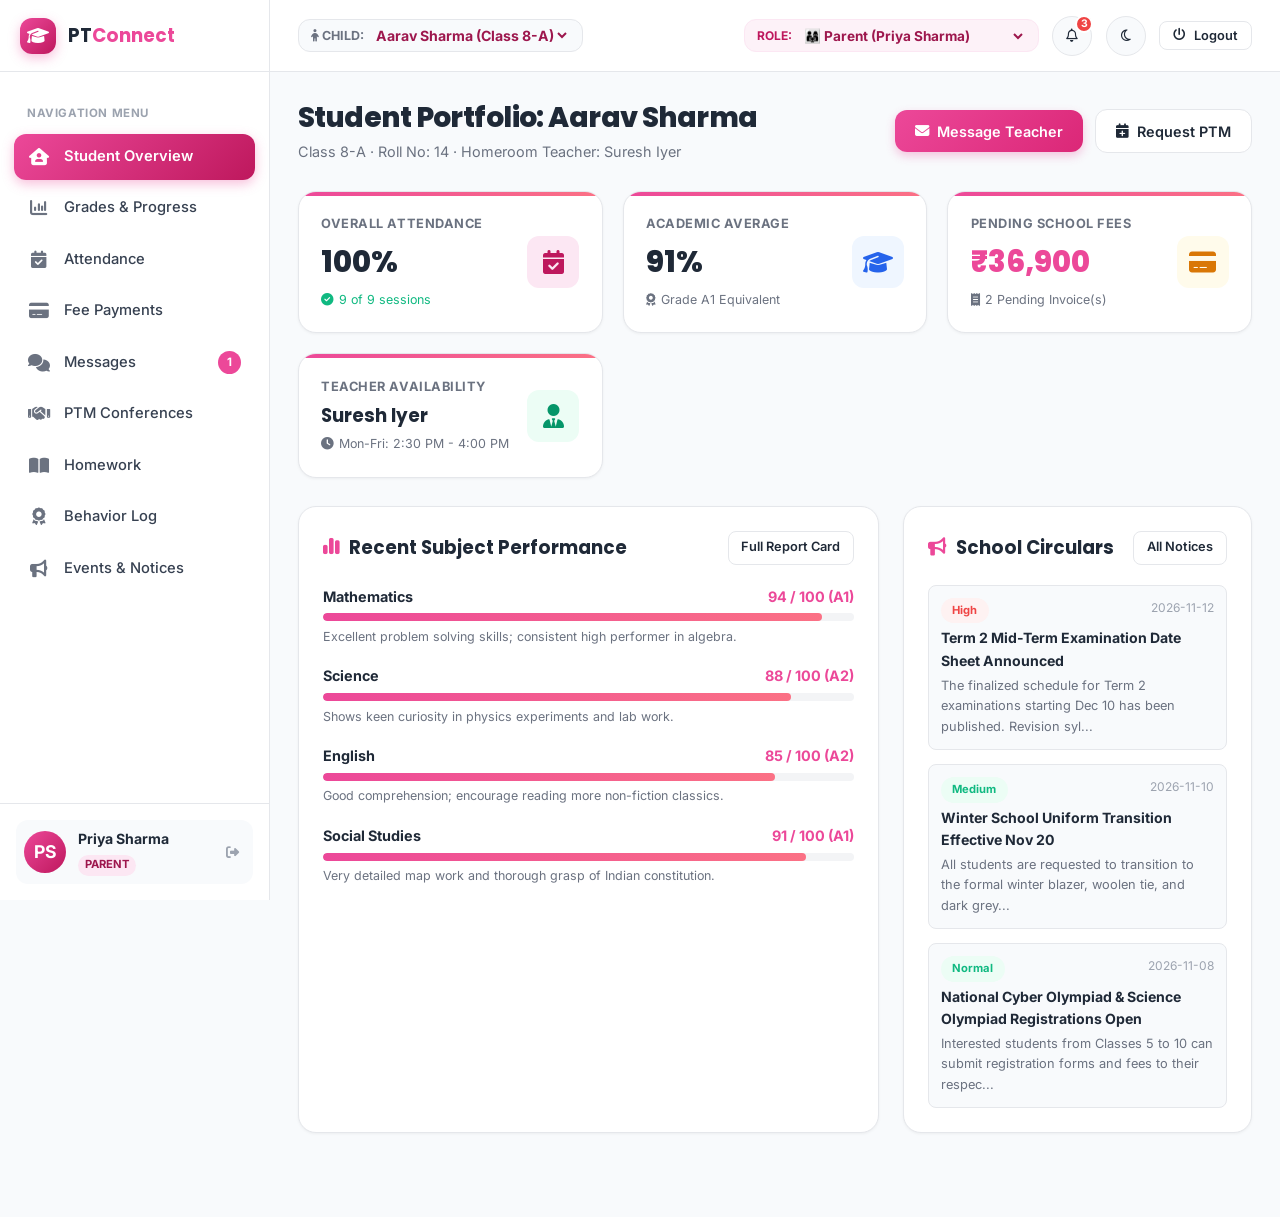
<file: dashboard.html>
<!DOCTYPE html>
<html lang="en">
<head>
  <meta charset="UTF-8">
  <meta name="viewport" content="width=device-width, initial-scale=1.0">
  <title>ParentTeacher Connect – Dashboard Shell</title>
  <!-- FontAwesome 6 Icons -->
  <link rel="stylesheet" href="https://cdnjs.cloudflare.com/ajax/libs/font-awesome/6.5.1/css/all.min.css" integrity="sha512-DTOQO9RWCH3ppGqcWaEA1BIZOC6xxalwEsw9c2QQeAIftl+Vegovlnee1c9QX4TctnWMn13TZye+giMm8e2LwA==" crossorigin="anonymous" referrerpolicy="no-referrer" />
  <!-- Stylesheet -->
  <link rel="stylesheet" href="style.css">
</head>
<body>
  <div class="dashboard-layout">
    <!-- Left Navigation Sidebar -->
    <aside class="dash-sidebar" id="dash-sidebar">
      <div class="dash-sidebar-header">
        <a href="index.html" class="brand-link" style="font-size:1.15rem;">
          <div class="brand-icon-box" style="width:36px; height:36px; font-size:1.1rem;">
            <i class="fa-solid fa-graduation-cap"></i>
          </div>
          <div>PT<span class="highlight">Connect</span></div>
        </a>
        <button class="dash-sidebar-close" id="dash-sidebar-close" aria-label="Close Navigation">
          <i class="fa-solid fa-xmark"></i>
        </button>
      </div>

      <!-- Navigation links dynamically shown/hidden by role -->
      <nav class="dash-nav" id="dash-sidebar-nav">
        <!-- Injected dynamically based on role -->
      </nav>

      <div class="dash-sidebar-footer">
        <div class="dash-user-card">
          <div class="dash-user-avatar" id="sidebar-user-avatar">PS</div>
          <div class="dash-user-info">
            <div class="dash-user-name" id="sidebar-user-name">Priya Sharma</div>
            <span class="dash-user-role-badge" id="sidebar-user-role">Parent</span>
          </div>
          <button id="sidebar-logout-btn" title="Sign Out" style="color:var(--text-light); padding:0.4rem;">
            <i class="fa-solid fa-right-from-bracket"></i>
          </button>
        </div>
      </div>
    </aside>

    <!-- Main View Area -->
    <main class="dash-main">
      <!-- Top Navigation Header -->
      <header class="dash-topbar">
        <div class="dash-topbar-left">
          <button class="sidebar-toggle-btn" id="dash-sidebar-toggle" aria-label="Toggle navigation">
            <i class="fa-solid fa-bars"></i>
          </button>

          <!-- Parent-Specific Child Selector (if parent has multiple children) -->
          <div class="child-selector-box" id="parent-child-selector-box" style="display:none;">
            <label for="child-select-dropdown"><i class="fa-solid fa-child"></i> Child:</label>
            <select id="child-select-dropdown" class="child-select">
              <!-- Dynamically populated -->
            </select>
          </div>

          <div style="font-weight:700; font-size:1rem; display:none;" id="teacher-class-label">
            <i class="fa-solid fa-chalkboard"></i> <span id="teacher-class-text">Class 8-A</span>
          </div>
        </div>

        <div class="dash-topbar-right">
          <!-- 1-Click Role Switcher for seamless grading & testing -->
          <div class="role-switcher-pill" title="Switch User Role to test permissions">
            <label for="header-role-select" style="font-size:0.75rem; font-weight:700; text-transform:uppercase; color:var(--primary-dark);">Role:</label>
            <select id="header-role-select">
              <option value="parent">👨‍👩‍👧 Parent (Priya Sharma)</option>
              <option value="teacher">👨‍🏫 Teacher (Suresh Iyer)</option>
              <option value="admin">🎓 Admin (Dr. Rameshwar Rao)</option>
            </select>
          </div>

          <!-- Notification Bell with unread counter -->
          <button class="icon-btn" id="dash-notif-btn" title="Notifications">
            <i class="fa-regular fa-bell"></i>
            <span class="icon-badge" id="dash-notif-badge">3</span>
          </button>

          <!-- Dark Mode Toggle -->
          <button class="icon-btn" id="dash-theme-btn" title="Toggle Dark/Light Mode">
            <i class="fa-regular fa-moon" id="dash-theme-icon"></i>
          </button>

          <!-- Logout Button -->
          <button class="btn btn-sm btn-secondary" id="dash-top-logout-btn">
            <i class="fa-solid fa-power-off"></i> Logout
          </button>
        </div>
      </header>

      <!-- Content Container -->
      <div class="dash-content" id="dash-content-outlet">
        <!-- Rendered dynamically by script.js based on role and active route -->
      </div>
    </main>
  </div>

  <!-- Toast Notification Container -->
  <div class="toast-container" id="toast-container"></div>

  <!-- ==================== DASHBOARD MODALS ==================== -->

  <!-- Modal: Compose Message -->
  <div class="modal-overlay" id="compose-modal">
    <div class="modal-box">
      <div class="modal-header">
        <h3 class="modal-title"><i class="fa-solid fa-pen-to-square" style="color:var(--primary);"></i> Compose Direct Message</h3>
        <button class="modal-close-btn" data-close-modal="compose-modal">&times;</button>
      </div>
      <form id="compose-form">
        <div class="modal-body">
          <div class="form-group">
            <label for="compose-receiver">Recipient *</label>
            <select id="compose-receiver" class="form-control" required>
              <!-- Populated dynamically -->
            </select>
          </div>

          <div class="form-group">
            <label for="compose-subject">Subject *</label>
            <input type="text" id="compose-subject" class="form-control" placeholder="e.g. Leave application for upcoming test days" required>
          </div>

          <div class="form-group">
            <label for="compose-body">Message Body *</label>
            <textarea id="compose-body" class="form-control" rows="5" placeholder="Write your message here..." required></textarea>
          </div>
        </div>

        <div class="modal-footer">
          <button type="button" class="btn btn-secondary" data-close-modal="compose-modal">Cancel</button>
          <button type="submit" class="btn btn-primary"><i class="fa-solid fa-paper-plane"></i> Send Message</button>
        </div>
      </form>
    </div>
  </div>

  <!-- Modal: Read Message Details -->
  <div class="modal-overlay" id="read-msg-modal">
    <div class="modal-box">
      <div class="modal-header">
        <h3 class="modal-title"><i class="fa-solid fa-envelope-open-text" style="color:var(--primary);"></i> Message Details</h3>
        <button class="modal-close-btn" data-close-modal="read-msg-modal">&times;</button>
      </div>
      <div class="modal-body" id="read-msg-body">
        <!-- Rendered dynamically -->
      </div>
      <div class="modal-footer">
        <button type="button" class="btn btn-secondary" data-close-modal="read-msg-modal">Close</button>
        <button type="button" class="btn btn-primary" id="reply-msg-btn"><i class="fa-solid fa-reply"></i> Reply</button>
      </div>
    </div>
  </div>

  <!-- Modal: Schedule Meeting (PTM) -->
  <div class="modal-overlay" id="meeting-modal">
    <div class="modal-box">
      <div class="modal-header">
        <h3 class="modal-title"><i class="fa-solid fa-calendar-plus" style="color:var(--primary);"></i> Request Parent-Teacher Conference</h3>
        <button class="modal-close-btn" data-close-modal="meeting-modal">&times;</button>
      </div>
      <form id="meeting-form">
        <div class="modal-body">
          <div class="form-group" id="meeting-target-group">
            <label for="meeting-target-select">Select Teacher *</label>
            <select id="meeting-target-select" class="form-control" required>
              <!-- Injected dynamically -->
            </select>
          </div>

          <div class="form-row">
            <div class="form-group">
              <label for="meeting-date">Proposed Date *</label>
              <input type="date" id="meeting-date" class="form-control" required>
            </div>
            <div class="form-group">
              <label for="meeting-time">Proposed Time Slot *</label>
              <select id="meeting-time" class="form-control" required>
                <option value="02:30 PM">02:30 PM - 03:00 PM</option>
                <option value="03:00 PM">03:00 PM - 03:30 PM</option>
                <option value="03:30 PM">03:30 PM - 04:00 PM</option>
                <option value="04:00 PM">04:00 PM - 04:30 PM</option>
              </select>
            </div>
          </div>

          <div class="form-group">
            <label for="meeting-agenda">Meeting Agenda & Topics to Discuss *</label>
            <textarea id="meeting-agenda" class="form-control" rows="3" placeholder="e.g. Discuss Term 1 exam performance and Olympiad preparation" required></textarea>
          </div>
        </div>

        <div class="modal-footer">
          <button type="button" class="btn btn-secondary" data-close-modal="meeting-modal">Cancel</button>
          <button type="submit" class="btn btn-primary"><i class="fa-solid fa-check"></i> Book Meeting Slot</button>
        </div>
      </form>
    </div>
  </div>

  <!-- Modal: Pay School Fee -->
  <div class="modal-overlay" id="pay-fee-modal">
    <div class="modal-box">
      <div class="modal-header">
        <h3 class="modal-title"><i class="fa-solid fa-credit-card" style="color:var(--primary);"></i> School Fee Settlement</h3>
        <button class="modal-close-btn" data-close-modal="pay-fee-modal">&times;</button>
      </div>
      <form id="pay-fee-form">
        <div class="modal-body">
          <input type="hidden" id="pay-fee-id">
          
          <div style="background:var(--primary-soft); padding:1rem; border-radius:12px; border:1px solid var(--primary-light); margin-bottom:1.25rem;">
            <div style="font-size:0.8rem; color:var(--text-muted);">Fee Payable Description:</div>
            <div style="font-size:1.15rem; font-weight:700; color:var(--primary-deep);" id="pay-fee-title">Term 2 Tuition Fee</div>
            <div style="font-size:1.5rem; font-weight:800; color:var(--text-main); margin-top:0.35rem;" id="pay-fee-amount-display">₹28,500</div>
          </div>

          <div class="form-group">
            <label>Payment Mode *</label>
            <div style="display:grid; grid-template-columns: repeat(3, 1fr); gap:0.5rem;">
              <label class="btn btn-secondary btn-sm" style="text-align:center; cursor:pointer;">
                <input type="radio" name="pay-mode" value="UPI" checked> UPI (GPay/PhonePe)
              </label>
              <label class="btn btn-secondary btn-sm" style="text-align:center; cursor:pointer;">
                <input type="radio" name="pay-mode" value="Card"> Debit / Credit Card
              </label>
              <label class="btn btn-secondary btn-sm" style="text-align:center; cursor:pointer;">
                <input type="radio" name="pay-mode" value="NetBanking"> Net Banking
              </label>
            </div>
          </div>

          <div class="form-group">
            <label for="pay-account-holder">Payer Name *</label>
            <input type="text" id="pay-account-holder" class="form-control" value="Priya Sharma" required>
          </div>

          <div style="font-size:0.78rem; color:var(--text-muted); display:flex; align-items:center; gap:0.4rem;">
            <i class="fa-solid fa-shield-halved" style="color:var(--success);"></i> 256-bit Encrypted Simulated Payment Gateway
          </div>
        </div>

        <div class="modal-footer">
          <button type="button" class="btn btn-secondary" data-close-modal="pay-fee-modal">Cancel</button>
          <button type="submit" class="btn btn-primary" id="pay-fee-submit-btn"><i class="fa-solid fa-check"></i> Authorize & Pay</button>
        </div>
      </form>
    </div>
  </div>

  <!-- Modal: Add / Edit Grade (Teacher) -->
  <div class="modal-overlay" id="grade-modal">
    <div class="modal-box">
      <div class="modal-header">
        <h3 class="modal-title" id="grade-modal-title"><i class="fa-solid fa-file-pen" style="color:var(--primary);"></i> Add Academic Assessment</h3>
        <button class="modal-close-btn" data-close-modal="grade-modal">&times;</button>
      </div>
      <form id="grade-form">
        <div class="modal-body">
          <input type="hidden" id="grade-form-id">
          
          <div class="form-group">
            <label for="grade-student-select">Select Student *</label>
            <select id="grade-student-select" class="form-control" required>
              <!-- Dynamically populated -->
            </select>
          </div>

          <div class="form-row">
            <div class="form-group">
              <label for="grade-subject">Subject *</label>
              <input type="text" id="grade-subject" class="form-control" placeholder="e.g. Mathematics" required>
            </div>
            <div class="form-group">
              <label for="grade-marks">Marks Scored (out of 100) *</label>
              <input type="number" id="grade-marks" class="form-control" min="0" max="100" placeholder="e.g. 94" required>
            </div>
          </div>

          <div class="form-group">
            <label for="grade-comments">Teacher Feedback Comments *</label>
            <textarea id="grade-comments" class="form-control" rows="3" placeholder="Detailed feedback on student strengths and areas of improvement..." required></textarea>
          </div>
        </div>

        <div class="modal-footer">
          <button type="button" class="btn btn-secondary" data-close-modal="grade-modal">Cancel</button>
          <button type="submit" class="btn btn-primary">Save Assessment</button>
        </div>
      </form>
    </div>
  </div>

  <!-- Modal: Add / Edit User (Admin) -->
  <div class="modal-overlay" id="user-modal">
    <div class="modal-box">
      <div class="modal-header">
        <h3 class="modal-title" id="user-modal-title"><i class="fa-solid fa-user-plus" style="color:var(--primary);"></i> Add Student / User</h3>
        <button class="modal-close-btn" data-close-modal="user-modal">&times;</button>
      </div>
      <form id="user-form">
        <div class="modal-body">
          <input type="hidden" id="user-form-id">
          
          <div class="form-group">
            <label for="user-form-role">User Type *</label>
            <select id="user-form-role" class="form-control" required>
              <option value="student">Student</option>
              <option value="parent">Parent</option>
              <option value="teacher">Teacher</option>
            </select>
          </div>

          <div class="form-row">
            <div class="form-group">
              <label for="user-form-name">Full Name *</label>
              <input type="text" id="user-form-name" class="form-control" placeholder="Full Name" required>
            </div>
            <div class="form-group">
              <label for="user-form-email">Email / Phone *</label>
              <input type="text" id="user-form-email" class="form-control" placeholder="Email or Phone" required>
            </div>
          </div>

          <div class="form-row" id="user-student-fields">
            <div class="form-group">
              <label for="user-form-class">Class & Section</label>
              <input type="text" id="user-form-class" class="form-control" placeholder="e.g. Class 8-A">
            </div>
            <div class="form-group">
              <label for="user-form-roll">Roll Number</label>
              <input type="text" id="user-form-roll" class="form-control" placeholder="e.g. 15">
            </div>
          </div>
        </div>

        <div class="modal-footer">
          <button type="button" class="btn btn-secondary" data-close-modal="user-modal">Cancel</button>
          <button type="submit" class="btn btn-primary">Save Record</button>
        </div>
      </form>
    </div>
  </div>

  <!-- Modal: Add Announcement / Event (Teacher & Admin) -->
  <div class="modal-overlay" id="announcement-modal">
    <div class="modal-box">
      <div class="modal-header">
        <h3 class="modal-title"><i class="fa-solid fa-bullhorn" style="color:var(--primary);"></i> Post Campus Announcement</h3>
        <button class="modal-close-btn" data-close-modal="announcement-modal">&times;</button>
      </div>
      <form id="announcement-form">
        <div class="modal-body">
          <div class="form-group">
            <label for="ann-title">Title / Headline *</label>
            <input type="text" id="ann-title" class="form-control" placeholder="e.g. Annual Sports Day & March Past Schedule" required>
          </div>

          <div class="form-row">
            <div class="form-group">
              <label for="ann-date">Effective Date *</label>
              <input type="date" id="ann-date" class="form-control" required>
            </div>
            <div class="form-group">
              <label for="ann-priority">Priority</label>
              <select id="ann-priority" class="form-control">
                <option value="Normal">Normal</option>
                <option value="Medium">Medium</option>
                <option value="High">High Urgency</option>
              </select>
            </div>
          </div>

          <div class="form-group">
            <label for="ann-desc">Detailed Description *</label>
            <textarea id="ann-desc" class="form-control" rows="4" placeholder="Detailed bulletin content..." required></textarea>
          </div>
        </div>

        <div class="modal-footer">
          <button type="button" class="btn btn-secondary" data-close-modal="announcement-modal">Cancel</button>
          <button type="submit" class="btn btn-primary">Publish Announcement</button>
        </div>
      </form>
    </div>
  </div>

  <!-- Modal: Add Homework (Bonus) -->
  <div class="modal-overlay" id="homework-modal">
    <div class="modal-box">
      <div class="modal-header">
        <h3 class="modal-title"><i class="fa-solid fa-book-open" style="color:var(--primary);"></i> Post Homework Assignment</h3>
        <button class="modal-close-btn" data-close-modal="homework-modal">&times;</button>
      </div>
      <form id="homework-form">
        <div class="modal-body">
          <div class="form-row">
            <div class="form-group">
              <label for="hw-subject">Subject *</label>
              <input type="text" id="hw-subject" class="form-control" placeholder="e.g. Mathematics" required>
            </div>
            <div class="form-group">
              <label for="hw-duedate">Submission Due Date *</label>
              <input type="date" id="hw-duedate" class="form-control" required>
            </div>
          </div>

          <div class="form-group">
            <label for="hw-title">Assignment Title *</label>
            <input type="text" id="hw-title" class="form-control" placeholder="e.g. Chapter 4 Practice Problems" required>
          </div>

          <div class="form-group">
            <label for="hw-desc">Instructions & Details *</label>
            <textarea id="hw-desc" class="form-control" rows="3" placeholder="Provide instructions for students and parents..." required></textarea>
          </div>
        </div>

        <div class="modal-footer">
          <button type="button" class="btn btn-secondary" data-close-modal="homework-modal">Cancel</button>
          <button type="submit" class="btn btn-primary">Post Assignment</button>
        </div>
      </form>
    </div>
  </div>

  <!-- Modal: Add Behavior Note (Bonus) -->
  <div class="modal-overlay" id="behavior-modal">
    <div class="modal-box">
      <div class="modal-header">
        <h3 class="modal-title"><i class="fa-solid fa-award" style="color:var(--primary);"></i> Record Student Behavior Observation</h3>
        <button class="modal-close-btn" data-close-modal="behavior-modal">&times;</button>
      </div>
      <form id="behavior-form">
        <div class="modal-body">
          <div class="form-group">
            <label for="beh-student">Select Student *</label>
            <select id="beh-student" class="form-control" required>
              <!-- Dynamically populated -->
            </select>
          </div>

          <div class="form-row">
            <div class="form-group">
              <label for="beh-type">Observation Type *</label>
              <select id="beh-type" class="form-control" required>
                <option value="positive">🌟 Positive Recognition</option>
                <option value="concern">⚠️ Area of Concern</option>
                <option value="neutral">ℹ️ General Note</option>
              </select>
            </div>
            <div class="form-group">
              <label for="beh-badge">Badge / Short Tag *</label>
              <input type="text" id="beh-badge" class="form-control" placeholder="e.g. Team Leader / Homework Incomplete" required>
            </div>
          </div>

          <div class="form-group">
            <label for="beh-note">Observation Note *</label>
            <textarea id="beh-note" class="form-control" rows="3" placeholder="Describe the behavior or incident..." required></textarea>
          </div>
        </div>

        <div class="modal-footer">
          <button type="button" class="btn btn-secondary" data-close-modal="behavior-modal">Cancel</button>
          <button type="submit" class="btn btn-primary">Log Observation</button>
        </div>
      </form>
    </div>
  </div>

  <!-- Modal: Notifications Drawer -->
  <div class="modal-overlay" id="notif-modal">
    <div class="modal-box" style="max-width: 480px;">
      <div class="modal-header">
        <h3 class="modal-title"><i class="fa-solid fa-bell" style="color:var(--primary);"></i> Notifications</h3>
        <button class="modal-close-btn" data-close-modal="notif-modal">&times;</button>
      </div>
      <div class="modal-body" id="notif-modal-body" style="padding:0;">
        <!-- Injected dynamically -->
      </div>
    </div>
  </div>

  <!-- App Data & Scripts -->
  <script src="data.js"></script>
  <script src="script.js"></script>
</body>
</html>
</file>
<file: style.css>
/*
 * ParentTeacher Connect Portal - Main Stylesheet
 * Brand Colors: Primary Pink #EC4899, White #FFFFFF, Light Pink #FCE7F3
 * Accent: Dark Pink #BE185D, Dark Text #1F2937
 * Responsive, Dark Mode, Accessible, Micro-interactions
 */

@import url('https://fonts.googleapis.com/css2?family=Inter:wght@300;400;500;600;700;800&family=Poppins:wght@500;600;700;800&display=swap');

:root {
  --primary: #ec4899;
  --primary-hover: #db2777;
  --primary-dark: #be185d;
  --primary-deep: #9d174d;
  --primary-light: #fce7f3;
  --primary-soft: #fdf2f8;
  --primary-glow: rgba(236, 72, 153, 0.25);

  --bg-app: #f8fafc;
  --bg-surface: #ffffff;
  --bg-sidebar: #ffffff;
  --bg-sidebar-hover: #fdf2f8;
  --sidebar-text: #374151;
  --sidebar-text-muted: #6b7280;

  --text-main: #1f2937;
  --text-muted: #6b7280;
  --text-light: #9ca3af;
  --border-color: #e5e7eb;
  --border-subtle: #f3f4f6;

  --success: #10b981;
  --success-bg: #ecfdf5;
  --warning: #f59e0b;
  --warning-bg: #fffbeb;
  --danger: #ef4444;
  --danger-bg: #fef2f2;
  --info: #3b82f6;
  --info-bg: #eff6ff;

  --radius-sm: 8px;
  --radius-md: 12px;
  --radius-lg: 18px;
  --radius-xl: 24px;
  --radius-full: 9999px;

  --shadow-sm: 0 1px 3px 0 rgba(0, 0, 0, 0.05);
  --shadow-md: 0 4px 6px -1px rgba(0, 0, 0, 0.08), 0 2px 4px -1px rgba(0, 0, 0, 0.04);
  --shadow-lg: 0 10px 15px -3px rgba(0, 0, 0, 0.08), 0 4px 6px -2px rgba(0, 0, 0, 0.04);
  --shadow-pink: 0 10px 25px -5px rgba(236, 72, 153, 0.3);

  --transition-fast: 0.15s ease;
  --transition-normal: 0.25s ease;
  --header-height: 72px;
  --sidebar-width: 270px;
}

[data-theme="dark"] {
  --bg-app: #0f172a;
  --bg-surface: #1e293b;
  --bg-sidebar: #111827;
  --bg-sidebar-hover: #1f2937;
  --sidebar-text: #f3f4f6;
  --sidebar-text-muted: #9ca3af;

  --text-main: #f8fafc;
  --text-muted: #94a3b8;
  --text-light: #64748b;
  --border-color: #334155;
  --border-subtle: #1e293b;

  --primary-light: #371b28;
  --primary-soft: #24141d;
  --primary-glow: rgba(236, 72, 153, 0.35);

  --shadow-sm: 0 1px 3px 0 rgba(0, 0, 0, 0.4);
  --shadow-md: 0 4px 6px -1px rgba(0, 0, 0, 0.5);
  --shadow-lg: 0 10px 15px -3px rgba(0, 0, 0, 0.6);
  --shadow-pink: 0 10px 25px -5px rgba(236, 72, 153, 0.45);

  --success-bg: rgba(16, 185, 129, 0.15);
  --warning-bg: rgba(245, 158, 11, 0.15);
  --danger-bg: rgba(239, 68, 68, 0.15);
  --info-bg: rgba(59, 130, 246, 0.15);
}

/* Base & Reset */
*, *::before, *::after {
  box-sizing: border-box;
  margin: 0;
  padding: 0;
}

html, body {
  min-height: 100%;
  font-family: 'Inter', -apple-system, BlinkMacSystemFont, "Segoe UI", Roboto, sans-serif;
  background-color: var(--bg-app);
  color: var(--text-main);
  line-height: 1.6;
  -webkit-font-smoothing: antialiased;
  transition: background-color var(--transition-normal), color var(--transition-normal);
}

h1, h2, h3, h4, h5, h6 {
  font-family: 'Poppins', sans-serif;
  font-weight: 600;
  line-height: 1.3;
  color: var(--text-main);
}

a {
  color: inherit;
  text-decoration: none;
}

button {
  cursor: pointer;
  border: none;
  background: none;
  font-family: inherit;
}

input, select, textarea {
  font-family: inherit;
  color: inherit;
}

/* ========================================================
   Landing Page (index.html) Styles
   ======================================================== */

.landing-header {
  height: var(--header-height);
  background-color: var(--bg-surface);
  border-bottom: 1px solid var(--border-color);
  position: sticky;
  top: 0;
  z-index: 100;
  backdrop-filter: blur(12px);
  transition: background-color var(--transition-normal);
}

.landing-nav-container {
  max-width: 1280px;
  height: 100%;
  margin: 0 auto;
  padding: 0 1.5rem;
  display: flex;
  align-items: center;
  justify-content: space-between;
}

.brand-link {
  display: flex;
  align-items: center;
  gap: 0.75rem;
  font-size: 1.3rem;
  font-weight: 700;
  color: var(--text-main);
  font-family: 'Poppins', sans-serif;
}

.brand-icon-box {
  width: 42px;
  height: 42px;
  border-radius: var(--radius-md);
  background: linear-gradient(135deg, var(--primary), var(--primary-dark));
  display: flex;
  align-items: center;
  justify-content: center;
  color: #fff;
  font-size: 1.3rem;
  box-shadow: 0 4px 12px rgba(236, 72, 153, 0.35);
}

.brand-link span.highlight {
  color: var(--primary);
}

.landing-nav-links {
  display: flex;
  align-items: center;
  gap: 1.75rem;
}

.landing-nav-links a {
  font-size: 0.95rem;
  font-weight: 500;
  color: var(--text-muted);
  transition: color var(--transition-fast);
}

.landing-nav-links a:hover {
  color: var(--primary);
}

.landing-actions {
  display: flex;
  align-items: center;
  gap: 0.85rem;
}

/* Buttons */
.btn {
  display: inline-flex;
  align-items: center;
  justify-content: center;
  gap: 0.5rem;
  padding: 0.6rem 1.25rem;
  border-radius: var(--radius-md);
  font-size: 0.9rem;
  font-weight: 600;
  transition: all var(--transition-fast);
  white-space: nowrap;
}

.btn-primary {
  background: linear-gradient(135deg, var(--primary), var(--primary-hover));
  color: #fff;
  box-shadow: 0 4px 10px rgba(236, 72, 153, 0.3);
}

.btn-primary:hover {
  background: linear-gradient(135deg, var(--primary-hover), var(--primary-dark));
  box-shadow: 0 6px 16px rgba(236, 72, 153, 0.4);
  transform: translateY(-1px);
}

.btn-secondary {
  background-color: var(--bg-surface);
  border: 1px solid var(--border-color);
  color: var(--text-main);
}

.btn-secondary:hover {
  background-color: var(--border-subtle);
  border-color: var(--text-light);
}

.btn-outline-primary {
  background-color: transparent;
  border: 1.5px solid var(--primary);
  color: var(--primary);
}

.btn-outline-primary:hover {
  background-color: var(--primary);
  color: #fff;
}

.btn-sm {
  padding: 0.35rem 0.8rem;
  font-size: 0.8rem;
  border-radius: var(--radius-sm);
}

.btn-lg {
  padding: 0.85rem 1.85rem;
  font-size: 1.05rem;
  border-radius: var(--radius-lg);
}

/* Hero Section */
.hero-section {
  padding: 4.5rem 1.5rem 3.5rem;
  max-width: 1280px;
  margin: 0 auto;
  display: grid;
  grid-template-columns: 1.15fr 0.85fr;
  gap: 3.5rem;
  align-items: center;
}

.hero-content h1 {
  font-size: 3.1rem;
  font-weight: 800;
  letter-spacing: -0.02em;
  margin-bottom: 1.25rem;
  line-height: 1.2;
}

.hero-content h1 span.gradient-text {
  background: linear-gradient(135deg, var(--primary), #f43f5e);
  -webkit-background-clip: text;
  -webkit-text-fill-color: transparent;
}

.hero-content p {
  font-size: 1.15rem;
  color: var(--text-muted);
  margin-bottom: 2rem;
  max-width: 580px;
}

.hero-buttons {
  display: flex;
  align-items: center;
  gap: 1rem;
  flex-wrap: wrap;
  margin-bottom: 2.5rem;
}

/* Hero Quick Demo Box */
.demo-accounts-pill {
  background: var(--bg-surface);
  border: 1px solid var(--border-color);
  border-radius: var(--radius-lg);
  padding: 1.25rem;
  box-shadow: var(--shadow-sm);
}

.demo-pill-title {
  font-size: 0.85rem;
  font-weight: 700;
  text-transform: uppercase;
  color: var(--primary-deep);
  letter-spacing: 0.04em;
  margin-bottom: 0.75rem;
  display: flex;
  align-items: center;
  gap: 0.5rem;
}

.demo-buttons-grid {
  display: grid;
  grid-template-columns: repeat(3, 1fr);
  gap: 0.75rem;
}

.demo-btn {
  padding: 0.6rem 0.75rem;
  border-radius: var(--radius-md);
  border: 1px solid var(--border-color);
  background-color: var(--bg-app);
  display: flex;
  flex-direction: column;
  align-items: flex-start;
  transition: all var(--transition-fast);
  text-align: left;
}

.demo-btn:hover {
  background-color: var(--primary-soft);
  border-color: var(--primary);
  transform: translateY(-2px);
}

.demo-btn strong {
  font-size: 0.85rem;
  color: var(--text-main);
  display: flex;
  align-items: center;
  gap: 0.35rem;
}

.demo-btn span {
  font-size: 0.75rem;
  color: var(--text-muted);
  margin-top: 0.15rem;
}

/* Hero Visual / Mockup */
.hero-visual {
  position: relative;
}

.hero-mockup-card {
  background: var(--bg-surface);
  border: 1px solid var(--border-color);
  border-radius: var(--radius-xl);
  padding: 1.75rem;
  box-shadow: var(--shadow-lg), var(--shadow-pink);
  position: relative;
  overflow: hidden;
}

.mockup-header {
  display: flex;
  align-items: center;
  justify-content: space-between;
  margin-bottom: 1.5rem;
}

.mockup-student-profile {
  display: flex;
  align-items: center;
  gap: 0.75rem;
}

.mockup-avatar {
  width: 48px;
  height: 48px;
  border-radius: var(--radius-full);
  background: linear-gradient(135deg, var(--primary), var(--primary-dark));
  color: #fff;
  display: flex;
  align-items: center;
  justify-content: center;
  font-weight: 700;
  font-size: 1.1rem;
}

/* Features Grid */
.features-section {
  padding: 5rem 1.5rem;
  background-color: var(--bg-surface);
  border-top: 1px solid var(--border-color);
  border-bottom: 1px solid var(--border-color);
}

.section-container {
  max-width: 1280px;
  margin: 0 auto;
}

.section-title-box {
  text-align: center;
  max-width: 680px;
  margin: 0 auto 3.5rem;
}

.section-badge {
  display: inline-block;
  padding: 0.25rem 0.85rem;
  border-radius: var(--radius-full);
  background-color: var(--primary-light);
  color: var(--primary-dark);
  font-size: 0.82rem;
  font-weight: 700;
  text-transform: uppercase;
  letter-spacing: 0.05em;
  margin-bottom: 0.75rem;
}

.section-title-box h2 {
  font-size: 2.25rem;
  font-weight: 800;
  margin-bottom: 0.75rem;
}

.section-title-box p {
  font-size: 1.05rem;
  color: var(--text-muted);
}

.features-grid {
  display: grid;
  grid-template-columns: repeat(auto-fit, minmax(320px, 1fr));
  gap: 1.75rem;
}

.feature-card {
  background: var(--bg-app);
  border: 1px solid var(--border-color);
  border-radius: var(--radius-lg);
  padding: 2rem;
  transition: all var(--transition-normal);
  display: flex;
  flex-direction: column;
}

.feature-card:hover {
  transform: translateY(-4px);
  border-color: var(--primary);
  box-shadow: var(--shadow-md);
  background: var(--bg-surface);
}

.feature-icon-box {
  width: 56px;
  height: 56px;
  border-radius: var(--radius-md);
  background: var(--primary-light);
  color: var(--primary-dark);
  display: flex;
  align-items: center;
  justify-content: center;
  font-size: 1.6rem;
  margin-bottom: 1.25rem;
}

.feature-card h3 {
  font-size: 1.25rem;
  margin-bottom: 0.6rem;
}

.feature-card p {
  color: var(--text-muted);
  font-size: 0.92rem;
  line-height: 1.6;
}

/* Role Showcase Tabs */
.roles-showcase-section {
  padding: 5rem 1.5rem;
}

.role-cards-grid {
  display: grid;
  grid-template-columns: repeat(3, 1fr);
  gap: 1.75rem;
}

.role-card {
  background: var(--bg-surface);
  border: 2px solid var(--border-color);
  border-radius: var(--radius-xl);
  padding: 2.25rem;
  position: relative;
  overflow: hidden;
  transition: all var(--transition-normal);
}

.role-card:hover {
  border-color: var(--primary);
  box-shadow: var(--shadow-lg);
}

.role-card.highlight {
  border-color: var(--primary);
  background: linear-gradient(180deg, var(--primary-soft), var(--bg-surface));
}

.role-pill {
  display: inline-block;
  padding: 0.3rem 0.9rem;
  border-radius: var(--radius-full);
  font-size: 0.8rem;
  font-weight: 700;
  text-transform: uppercase;
  margin-bottom: 1rem;
}

.role-card ul {
  list-style: none;
  margin: 1.5rem 0 2rem;
  display: flex;
  flex-direction: column;
  gap: 0.75rem;
}

.role-card ul li {
  display: flex;
  align-items: center;
  gap: 0.65rem;
  font-size: 0.92rem;
  color: var(--text-main);
}

.role-card ul li i {
  color: var(--primary);
  font-size: 0.9rem;
}

/* Footer */
.landing-footer {
  background-color: var(--bg-surface);
  border-top: 1px solid var(--border-color);
  padding: 3rem 1.5rem 2rem;
  color: var(--text-muted);
  font-size: 0.9rem;
}

.footer-container {
  max-width: 1280px;
  margin: 0 auto;
  display: flex;
  justify-content: space-between;
  align-items: center;
  flex-wrap: wrap;
  gap: 1.5rem;
}

/* ========================================================
   Dashboard Shell (dashboard.html) Styles
   ======================================================== */

.dashboard-layout {
  display: flex;
  min-height: 100vh;
}

/* Dashboard Sidebar */
.dash-sidebar {
  width: var(--sidebar-width);
  background-color: var(--bg-sidebar);
  border-right: 1px solid var(--border-color);
  display: flex;
  flex-direction: column;
  position: fixed;
  top: 0;
  bottom: 0;
  left: 0;
  z-index: 120;
  transition: transform var(--transition-normal), background-color var(--transition-normal);
}

.dash-sidebar-header {
  height: var(--header-height);
  padding: 0 1.25rem;
  display: flex;
  align-items: center;
  justify-content: space-between;
  border-bottom: 1px solid var(--border-color);
}

.dash-sidebar-close {
  display: none;
  font-size: 1.25rem;
  color: var(--text-muted);
  padding: 0.25rem;
}

.dash-nav {
  flex: 1;
  padding: 1.25rem 0.85rem;
  overflow-y: auto;
  display: flex;
  flex-direction: column;
  gap: 0.35rem;
}

.dash-nav-section-title {
  font-size: 0.72rem;
  font-weight: 700;
  text-transform: uppercase;
  color: var(--text-light);
  letter-spacing: 0.05em;
  padding: 0.75rem 0.85rem 0.35rem;
}

.dash-nav-link {
  display: flex;
  align-items: center;
  gap: 0.85rem;
  padding: 0.7rem 0.9rem;
  border-radius: var(--radius-md);
  color: var(--sidebar-text);
  font-weight: 500;
  font-size: 0.92rem;
  transition: all var(--transition-fast);
  position: relative;
}

.dash-nav-link i {
  font-size: 1.1rem;
  width: 22px;
  text-align: center;
  color: var(--sidebar-text-muted);
  transition: color var(--transition-fast);
}

.dash-nav-link:hover {
  background-color: var(--bg-sidebar-hover);
  color: var(--primary);
}

.dash-nav-link:hover i {
  color: var(--primary);
}

.dash-nav-link.active {
  background: linear-gradient(135deg, var(--primary), var(--primary-dark));
  color: #fff;
  font-weight: 600;
  box-shadow: 0 4px 12px rgba(236, 72, 153, 0.35);
}

.dash-nav-link.active i {
  color: #fff;
}

.dash-nav-badge {
  margin-left: auto;
  background-color: var(--primary);
  color: #fff;
  font-size: 0.72rem;
  font-weight: 700;
  padding: 0.15rem 0.55rem;
  border-radius: var(--radius-full);
}

.dash-nav-link.active .dash-nav-badge {
  background-color: rgba(255, 255, 255, 0.25);
}

/* Sidebar Footer User Box */
.dash-sidebar-footer {
  padding: 1rem;
  border-top: 1px solid var(--border-color);
}

.dash-user-card {
  display: flex;
  align-items: center;
  gap: 0.75rem;
  padding: 0.5rem;
  border-radius: var(--radius-md);
  background-color: var(--bg-app);
}

.dash-user-avatar {
  width: 42px;
  height: 42px;
  border-radius: var(--radius-full);
  background: linear-gradient(135deg, var(--primary), var(--primary-dark));
  color: #fff;
  display: flex;
  align-items: center;
  justify-content: center;
  font-weight: 700;
  font-size: 1.1rem;
  flex-shrink: 0;
}

.dash-user-info {
  flex: 1;
  min-width: 0;
}

.dash-user-name {
  font-size: 0.88rem;
  font-weight: 700;
  color: var(--text-main);
  white-space: nowrap;
  overflow: hidden;
  text-overflow: ellipsis;
}

.dash-user-role-badge {
  display: inline-block;
  font-size: 0.7rem;
  font-weight: 700;
  text-transform: uppercase;
  color: var(--primary-deep);
  background-color: var(--primary-light);
  padding: 0.1rem 0.45rem;
  border-radius: var(--radius-full);
  margin-top: 0.15rem;
}

/* Dashboard Main Wrapper */
.dash-main {
  flex: 1;
  margin-left: var(--sidebar-width);
  display: flex;
  flex-direction: column;
  min-height: 100vh;
  min-width: 0;
}

/* Top Navigation Bar */
.dash-topbar {
  height: var(--header-height);
  background-color: var(--bg-surface);
  border-bottom: 1px solid var(--border-color);
  padding: 0 1.75rem;
  display: flex;
  align-items: center;
  justify-content: space-between;
  position: sticky;
  top: 0;
  z-index: 100;
  backdrop-filter: blur(12px);
  transition: background-color var(--transition-normal);
}

.dash-topbar-left {
  display: flex;
  align-items: center;
  gap: 1rem;
}

.sidebar-toggle-btn {
  display: none;
  font-size: 1.25rem;
  color: var(--text-main);
  padding: 0.5rem;
}

.child-selector-box {
  display: flex;
  align-items: center;
  gap: 0.5rem;
  background-color: var(--bg-app);
  border: 1px solid var(--border-color);
  border-radius: var(--radius-md);
  padding: 0.35rem 0.75rem;
}

.child-selector-box label {
  font-size: 0.78rem;
  font-weight: 700;
  text-transform: uppercase;
  color: var(--text-muted);
}

.child-select {
  border: none;
  background: transparent;
  font-weight: 700;
  font-size: 0.88rem;
  color: var(--primary-deep);
  outline: none;
  cursor: pointer;
}

.dash-topbar-right {
  display: flex;
  align-items: center;
  gap: 0.85rem;
}

.role-switcher-pill {
  display: flex;
  align-items: center;
  gap: 0.5rem;
  background: var(--primary-soft);
  border: 1px solid var(--primary-light);
  border-radius: var(--radius-md);
  padding: 0.35rem 0.75rem;
}

.role-switcher-pill select {
  border: none;
  background: transparent;
  font-weight: 700;
  font-size: 0.85rem;
  color: var(--primary-deep);
  outline: none;
  cursor: pointer;
}

.icon-btn {
  position: relative;
  width: 40px;
  height: 40px;
  border-radius: var(--radius-full);
  display: flex;
  align-items: center;
  justify-content: center;
  background-color: var(--bg-app);
  border: 1px solid var(--border-color);
  color: var(--text-main);
  transition: all var(--transition-fast);
}

.icon-btn:hover {
  background-color: var(--primary-light);
  color: var(--primary-dark);
  border-color: var(--primary);
}

.icon-badge {
  position: absolute;
  top: -2px;
  right: -2px;
  width: 18px;
  height: 18px;
  border-radius: var(--radius-full);
  background-color: var(--danger);
  color: #fff;
  font-size: 0.65rem;
  font-weight: 700;
  display: flex;
  align-items: center;
  justify-content: center;
  border: 2px solid var(--bg-surface);
}

/* Page Container */
.dash-content {
  flex: 1;
  padding: 1.75rem;
  max-width: 1600px;
  width: 100%;
  margin: 0 auto;
}

.dash-page-header {
  display: flex;
  align-items: center;
  justify-content: space-between;
  margin-bottom: 1.75rem;
  flex-wrap: wrap;
  gap: 1rem;
}

.dash-page-title h1 {
  font-size: 1.75rem;
  font-weight: 800;
  letter-spacing: -0.02em;
}

.dash-page-title p {
  font-size: 0.9rem;
  color: var(--text-muted);
  margin-top: 0.2rem;
}

.dash-page-actions {
  display: flex;
  align-items: center;
  gap: 0.75rem;
  flex-wrap: wrap;
}

/* KPI Cards */
.kpi-grid {
  display: grid;
  grid-template-columns: repeat(auto-fit, minmax(240px, 1fr));
  gap: 1.25rem;
  margin-bottom: 1.75rem;
}

.kpi-card {
  background-color: var(--bg-surface);
  border: 1px solid var(--border-color);
  border-radius: var(--radius-lg);
  padding: 1.4rem;
  display: flex;
  align-items: center;
  justify-content: space-between;
  box-shadow: var(--shadow-sm);
  position: relative;
  overflow: hidden;
  transition: all var(--transition-fast);
}

.kpi-card:hover {
  box-shadow: var(--shadow-md);
  transform: translateY(-2px);
}

.kpi-card::before {
  content: '';
  position: absolute;
  top: 0;
  left: 0;
  right: 0;
  height: 4px;
  background: linear-gradient(90deg, var(--primary), #fb7185);
}

.kpi-info {
  display: flex;
  flex-direction: column;
}

.kpi-label {
  font-size: 0.8rem;
  font-weight: 700;
  text-transform: uppercase;
  color: var(--text-muted);
  letter-spacing: 0.04em;
}

.kpi-value {
  font-size: 1.85rem;
  font-weight: 800;
  color: var(--text-main);
  margin: 0.25rem 0;
  font-family: 'Poppins', sans-serif;
}

.kpi-subtext {
  font-size: 0.78rem;
  color: var(--text-muted);
  display: flex;
  align-items: center;
  gap: 0.35rem;
}

.kpi-icon-box {
  width: 52px;
  height: 52px;
  border-radius: var(--radius-md);
  background-color: var(--primary-light);
  color: var(--primary-dark);
  display: flex;
  align-items: center;
  justify-content: center;
  font-size: 1.5rem;
}

/* Cards & Layout Grid */
.dash-card {
  background-color: var(--bg-surface);
  border: 1px solid var(--border-color);
  border-radius: var(--radius-lg);
  padding: 1.5rem;
  box-shadow: var(--shadow-sm);
  margin-bottom: 1.75rem;
}

.dash-card-header {
  display: flex;
  align-items: center;
  justify-content: space-between;
  margin-bottom: 1.25rem;
  flex-wrap: wrap;
  gap: 0.75rem;
}

.dash-card-title {
  font-size: 1.15rem;
  font-weight: 700;
  display: flex;
  align-items: center;
  gap: 0.6rem;
}

.dash-grid-2 {
  display: grid;
  grid-template-columns: 1.25fr 0.75fr;
  gap: 1.5rem;
  margin-bottom: 1.75rem;
}

.dash-grid-equal {
  display: grid;
  grid-template-columns: 1fr 1fr;
  gap: 1.5rem;
  margin-bottom: 1.75rem;
}

/* Tables */
.table-responsive {
  width: 100%;
  overflow-x: auto;
  -webkit-overflow-scrolling: touch;
}

.data-table {
  width: 100%;
  border-collapse: collapse;
  text-align: left;
  font-size: 0.9rem;
}

.data-table th {
  background-color: var(--bg-app);
  color: var(--text-muted);
  font-weight: 700;
  font-size: 0.78rem;
  text-transform: uppercase;
  letter-spacing: 0.05em;
  padding: 0.85rem 1rem;
  border-bottom: 2px solid var(--border-color);
  white-space: nowrap;
}

.data-table td {
  padding: 0.95rem 1rem;
  border-bottom: 1px solid var(--border-color);
  color: var(--text-main);
  vertical-align: middle;
}

.data-table tbody tr {
  transition: background-color var(--transition-fast);
}

.data-table tbody tr:hover {
  background-color: var(--bg-app);
}

/* Badges & Status */
.status-badge {
  display: inline-flex;
  align-items: center;
  gap: 0.35rem;
  padding: 0.25rem 0.7rem;
  border-radius: var(--radius-full);
  font-size: 0.78rem;
  font-weight: 700;
}

.status-present, .status-paid, .status-confirmed, .status-active {
  background-color: var(--success-bg);
  color: var(--success);
}

.status-absent, .status-overdue, .status-cancelled, .status-inactive {
  background-color: var(--danger-bg);
  color: var(--danger);
}

.status-late, .status-pending {
  background-color: var(--warning-bg);
  color: var(--warning);
}

.grade-badge {
  display: inline-block;
  padding: 0.2rem 0.6rem;
  border-radius: var(--radius-sm);
  font-weight: 800;
  font-size: 0.85rem;
}

.grade-a1 { background: #dcfce7; color: #15803d; }
.grade-a2 { background: #e0f2fe; color: #0369a1; }
.grade-b1 { background: #fef3c7; color: #b45309; }
.grade-b2 { background: #ffedd5; color: #c2410c; }
.grade-c { background: #fee2e2; color: #b91c1c; }

/* Progress Bars */
.progress-bar-container {
  width: 100%;
  height: 8px;
  background-color: var(--border-subtle);
  border-radius: var(--radius-full);
  overflow: hidden;
  margin: 0.35rem 0;
}

.progress-bar-fill {
  height: 100%;
  background: linear-gradient(90deg, var(--primary), #fb7185);
  border-radius: var(--radius-full);
  transition: width 0.5s ease;
}

/* Forms & Filter Controls */
.filter-bar {
  display: flex;
  align-items: center;
  gap: 0.85rem;
  flex-wrap: wrap;
  margin-bottom: 1.25rem;
  background-color: var(--bg-surface);
  padding: 1rem 1.25rem;
  border-radius: var(--radius-md);
  border: 1px solid var(--border-color);
}

.form-group {
  display: flex;
  flex-direction: column;
  gap: 0.4rem;
  margin-bottom: 1rem;
}

.form-group label {
  font-size: 0.85rem;
  font-weight: 600;
  color: var(--text-main);
}

.form-control {
  width: 100%;
  padding: 0.65rem 0.95rem;
  background-color: var(--bg-surface);
  border: 1.5px solid var(--border-color);
  border-radius: var(--radius-md);
  font-size: 0.9rem;
  color: var(--text-main);
  transition: border-color var(--transition-fast), box-shadow var(--transition-fast);
}

.form-control:focus {
  outline: none;
  border-color: var(--primary);
  box-shadow: 0 0 0 3px var(--primary-glow);
}

.form-row {
  display: grid;
  grid-template-columns: repeat(auto-fit, minmax(220px, 1fr));
  gap: 1rem;
}

/* Messaging System Interface */
.messaging-container {
  display: grid;
  grid-template-columns: 280px 1fr;
  background-color: var(--bg-surface);
  border: 1px solid var(--border-color);
  border-radius: var(--radius-lg);
  min-height: 580px;
  overflow: hidden;
}

.messaging-sidebar {
  border-right: 1px solid var(--border-color);
  background-color: var(--bg-app);
  padding: 1.25rem 1rem;
  display: flex;
  flex-direction: column;
  gap: 0.5rem;
}

.msg-tab-btn {
  display: flex;
  align-items: center;
  gap: 0.75rem;
  padding: 0.75rem 1rem;
  border-radius: var(--radius-md);
  font-weight: 600;
  font-size: 0.9rem;
  color: var(--text-main);
  transition: all var(--transition-fast);
}

.msg-tab-btn:hover {
  background-color: var(--primary-soft);
  color: var(--primary);
}

.msg-tab-btn.active {
  background-color: var(--primary);
  color: #fff;
}

.messaging-content {
  display: flex;
  flex-direction: column;
  overflow: hidden;
}

.msg-item {
  padding: 1.1rem 1.25rem;
  border-bottom: 1px solid var(--border-color);
  cursor: pointer;
  transition: background-color var(--transition-fast);
  display: flex;
  align-items: flex-start;
  gap: 0.85rem;
}

.msg-item:hover {
  background-color: var(--bg-app);
}

.msg-item.unread {
  background-color: var(--primary-soft);
  font-weight: 600;
}

.msg-avatar {
  width: 40px;
  height: 40px;
  border-radius: var(--radius-full);
  background: var(--primary-light);
  color: var(--primary-dark);
  display: flex;
  align-items: center;
  justify-content: center;
  font-weight: 700;
  flex-shrink: 0;
}

/* Modals */
.modal-overlay {
  position: fixed;
  top: 0;
  left: 0;
  right: 0;
  bottom: 0;
  background-color: rgba(15, 23, 42, 0.65);
  backdrop-filter: blur(4px);
  display: flex;
  align-items: center;
  justify-content: center;
  z-index: 1000;
  padding: 1rem;
  opacity: 0;
  visibility: hidden;
  transition: all var(--transition-normal);
}

.modal-overlay.active {
  opacity: 1;
  visibility: visible;
}

.modal-box {
  background-color: var(--bg-surface);
  border-radius: var(--radius-lg);
  box-shadow: var(--shadow-lg), var(--shadow-pink);
  max-width: 600px;
  width: 100%;
  max-height: 90vh;
  display: flex;
  flex-direction: column;
  transform: translateY(20px);
  transition: transform var(--transition-normal);
  overflow: hidden;
  border: 1px solid var(--border-color);
}

.modal-overlay.active .modal-box {
  transform: translateY(0);
}

.modal-header {
  padding: 1.25rem 1.5rem;
  display: flex;
  align-items: center;
  justify-content: space-between;
  border-bottom: 1px solid var(--border-color);
}

.modal-title {
  font-size: 1.25rem;
  font-weight: 700;
  display: flex;
  align-items: center;
  gap: 0.6rem;
}

.modal-close-btn {
  font-size: 1.4rem;
  color: var(--text-muted);
  padding: 0.25rem;
  line-height: 1;
}

.modal-close-btn:hover {
  color: var(--danger);
}

.modal-body {
  padding: 1.5rem;
  overflow-y: auto;
  flex: 1;
}

.modal-footer {
  padding: 1.1rem 1.5rem;
  border-top: 1px solid var(--border-color);
  display: flex;
  align-items: center;
  justify-content: flex-end;
  gap: 0.75rem;
  background-color: var(--bg-app);
}

/* Toast Notifications Container */
.toast-container {
  position: fixed;
  bottom: 1.5rem;
  right: 1.5rem;
  z-index: 2000;
  display: flex;
  flex-direction: column;
  gap: 0.65rem;
  max-width: 380px;
  width: 100%;
  pointer-events: none;
}

.toast-message {
  pointer-events: auto;
  background-color: var(--bg-surface);
  border: 1px solid var(--border-color);
  box-shadow: var(--shadow-lg);
  border-radius: var(--radius-md);
  padding: 0.9rem 1.1rem;
  display: flex;
  align-items: flex-start;
  gap: 0.75rem;
  animation: slideInToast 0.3s ease forwards;
}

.toast-message.toast-success { border-left: 4px solid var(--success); }
.toast-message.toast-warning { border-left: 4px solid var(--warning); }
.toast-message.toast-danger { border-left: 4px solid var(--danger); }
.toast-message.toast-info { border-left: 4px solid var(--primary); }

.toast-content {
  flex: 1;
}

.toast-title {
  font-size: 0.88rem;
  font-weight: 700;
  color: var(--text-main);
}

.toast-body {
  font-size: 0.82rem;
  color: var(--text-muted);
  margin-top: 0.15rem;
}

@keyframes slideInToast {
  from {
    opacity: 0;
    transform: translateX(50px);
  }
  to {
    opacity: 1;
    transform: translateX(0);
  }
}

/* Photo Gallery Grid */
.gallery-grid {
  display: grid;
  grid-template-columns: repeat(auto-fit, minmax(260px, 1fr));
  gap: 1.5rem;
}

.gallery-card {
  border-radius: var(--radius-lg);
  overflow: hidden;
  border: 1px solid var(--border-color);
  background: var(--bg-surface);
  box-shadow: var(--shadow-sm);
  transition: all var(--transition-fast);
}

.gallery-card:hover {
  transform: translateY(-4px);
  box-shadow: var(--shadow-md);
}

.gallery-img {
  width: 100%;
  height: 180px;
  object-fit: cover;
}

.gallery-body {
  padding: 1.1rem;
}

/* Empty State */
.empty-state {
  text-align: center;
  padding: 3.5rem 1.5rem;
  color: var(--text-muted);
}

.empty-state i {
  font-size: 3rem;
  color: var(--primary-light);
  margin-bottom: 1rem;
}

.empty-state h3 {
  font-size: 1.15rem;
  color: var(--text-main);
  margin-bottom: 0.35rem;
}

/* Responsive Media Queries */
@media (max-width: 1024px) {
  .hero-section {
    grid-template-columns: 1fr;
    text-align: center;
  }
  .hero-content p {
    margin: 0 auto 2rem;
  }
  .hero-buttons {
    justify-content: center;
  }
  .dash-grid-2, .dash-grid-equal {
    grid-template-columns: 1fr;
  }
  .messaging-container {
    grid-template-columns: 1fr;
  }
}

@media (max-width: 768px) {
  :root {
    --header-height: 64px;
  }
  .landing-nav-links {
    display: none;
  }
  .dash-sidebar {
    transform: translateX(-100%);
  }
  .dash-sidebar.open {
    transform: translateX(0);
    box-shadow: var(--shadow-lg);
  }
  .dash-sidebar-close {
    display: block;
  }
  .dash-main {
    margin-left: 0;
  }
  .sidebar-toggle-btn {
    display: block;
  }
  .demo-buttons-grid {
    grid-template-columns: 1fr;
  }
  .role-cards-grid {
    grid-template-columns: 1fr;
  }
}
</file>
